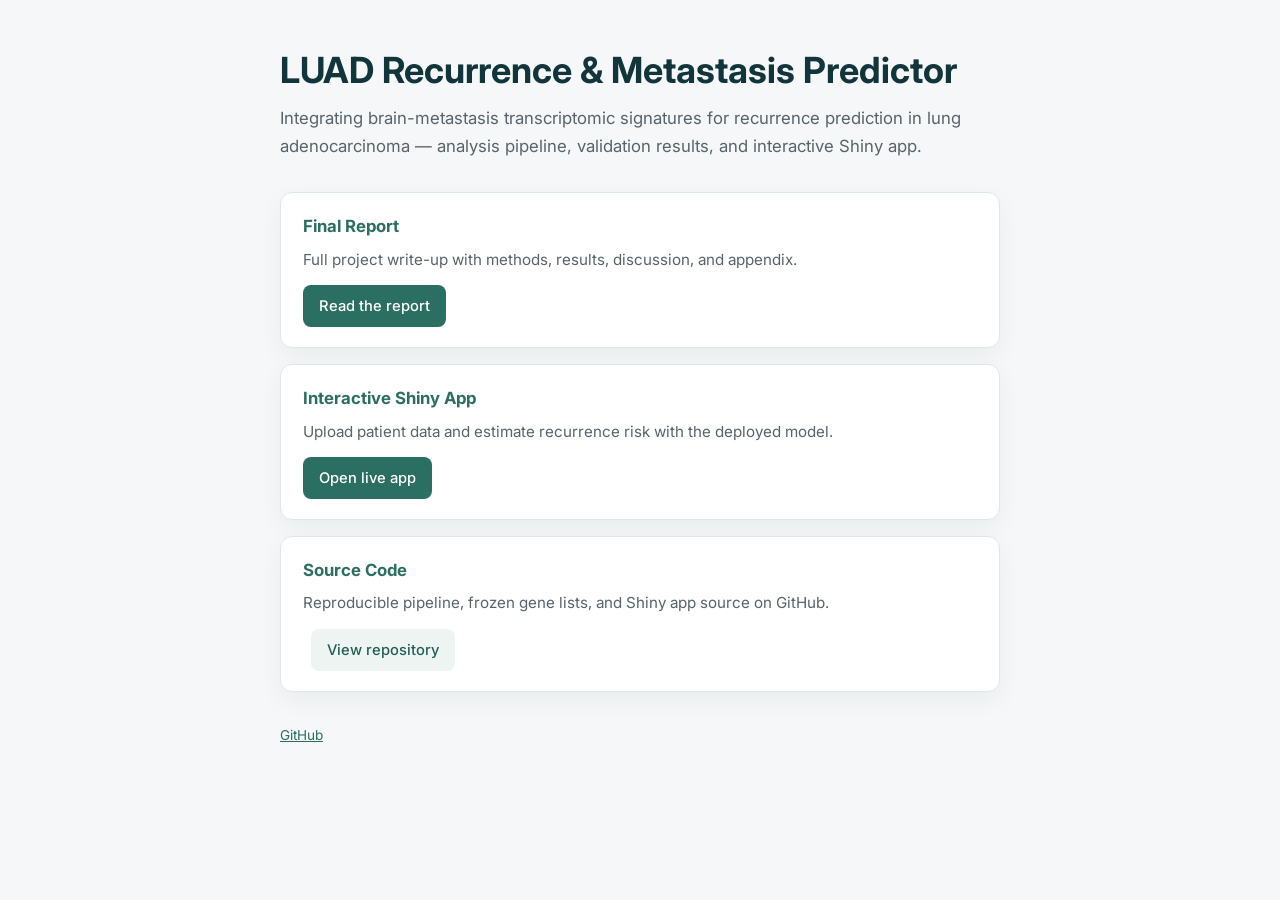
<file: docs/index.html>
<!DOCTYPE html>
<html lang="en">
<head>
  <meta charset="utf-8">
  <meta name="viewport" content="width=device-width, initial-scale=1">
  <title>LUAD Recurrence & Metastasis Predictor</title>
  <meta name="description" content="Integrating brain-metastasis transcriptomic signatures for recurrence prediction in lung adenocarcinoma.">
  <link rel="preconnect" href="https://fonts.googleapis.com">
  <link rel="preconnect" href="https://fonts.gstatic.com" crossorigin>
  <link href="https://fonts.googleapis.com/css2?family=Inter:wght@400;500;600&display=swap" rel="stylesheet">
  <style>
    :root {
      --bg: #f5f7f8;
      --card: #ffffff;
      --text: #17202a;
      --muted: #58636a;
      --accent: #2b6f62;
      --accent-dark: #225f55;
      --border: #dfe8e5;
    }
    * { box-sizing: border-box; }
    body {
      margin: 0;
      font-family: Inter, system-ui, sans-serif;
      background: var(--bg);
      color: var(--text);
      line-height: 1.65;
    }
    .wrap {
      max-width: 760px;
      margin: 0 auto;
      padding: 3rem 1.25rem 4rem;
    }
    h1 {
      font-size: clamp(1.75rem, 4vw, 2.25rem);
      color: #12343b;
      margin: 0 0 0.75rem;
      line-height: 1.25;
    }
    .lead {
      font-size: 1.05rem;
      color: var(--muted);
      margin: 0 0 2rem;
    }
    .card {
      background: var(--card);
      border: 1px solid var(--border);
      border-radius: 12px;
      padding: 1.25rem 1.35rem;
      margin-bottom: 1rem;
      box-shadow: 0 8px 24px rgba(23, 32, 42, 0.05);
    }
    .card h2 {
      margin: 0 0 0.35rem;
      font-size: 1.05rem;
      color: var(--accent);
    }
    .card p {
      margin: 0 0 0.85rem;
      color: var(--muted);
      font-size: 0.95rem;
    }
    .btn {
      display: inline-block;
      background: var(--accent);
      color: #fff;
      text-decoration: none;
      padding: 0.55rem 1rem;
      border-radius: 8px;
      font-weight: 500;
      font-size: 0.92rem;
    }
    .btn:hover { background: var(--accent-dark); }
    .btn.secondary {
      background: #eef4f2;
      color: var(--accent-dark);
      margin-left: 0.5rem;
    }
    .btn.secondary:hover { background: #e3ece9; }
    footer {
      margin-top: 2rem;
      font-size: 0.85rem;
      color: var(--muted);
    }
    footer a { color: var(--accent); }
  </style>
</head>
<body>
  <div class="wrap">
    <h1>LUAD Recurrence &amp; Metastasis Predictor</h1>
    <p class="lead">
      Integrating brain-metastasis transcriptomic signatures for recurrence prediction
      in lung adenocarcinoma — analysis pipeline, validation results, and interactive Shiny app.
    </p>

    <div class="card">
      <h2>Final Report</h2>
      <p>Full project write-up with methods, results, discussion, and appendix.</p>
      <a class="btn" href="report.html">Read the report</a>
    </div>

    <div class="card">
      <h2>Interactive Shiny App</h2>
      <p>Upload patient data and estimate recurrence risk with the deployed model.</p>
      <a class="btn" href="https://elenna-shine-shiny.shinyapps.io/shiny_recurrence_app/" target="_blank" rel="noopener">Open live app</a>
    </div>

    <div class="card">
      <h2>Source Code</h2>
      <p>Reproducible pipeline, frozen gene lists, and Shiny app source on GitHub.</p>
      <a class="btn secondary" href="https://github.com/Ailinnastar/luad-recurrence-metastasis">View repository</a>
    </div>

    <footer>
      <a href="https://github.com/Ailinnastar/luad-recurrence-metastasis">GitHub</a>
    </footer>
  </div>
</body>
</html>
</file>
